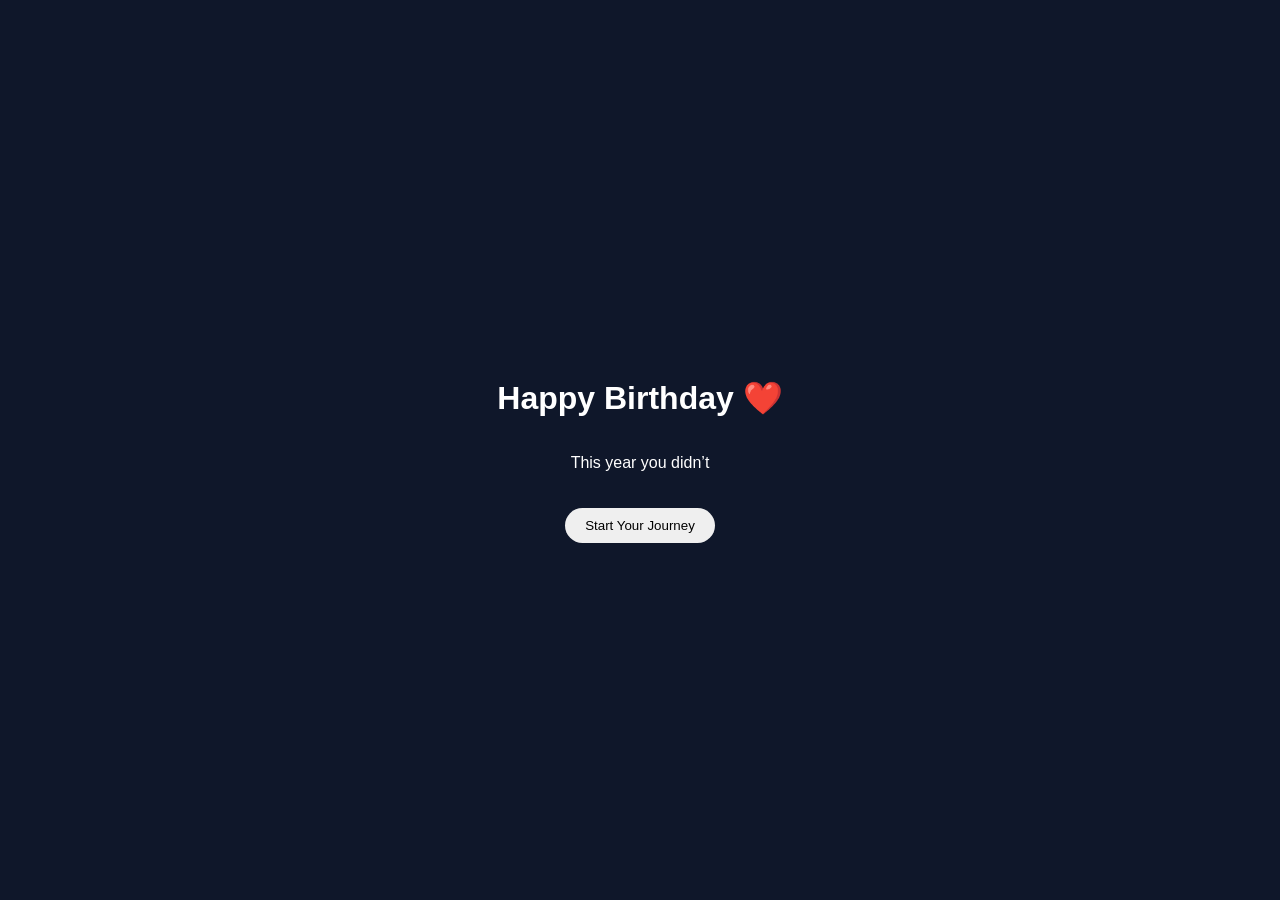
<file: index.html>
<!DOCTYPE html>
<html>
<head>
  <title>Happy Birthday ❤️</title>
  <link rel="stylesheet" href="style.css">
</head>
<body class="center">

  <h1>Happy Birthday ❤️</h1>
  <p id="type-text"></p>

  <a href="s1.html">
    <button>Start Your Journey</button>
  </a>

  <script src="script.js"></script>
</body>
</html>
</file>
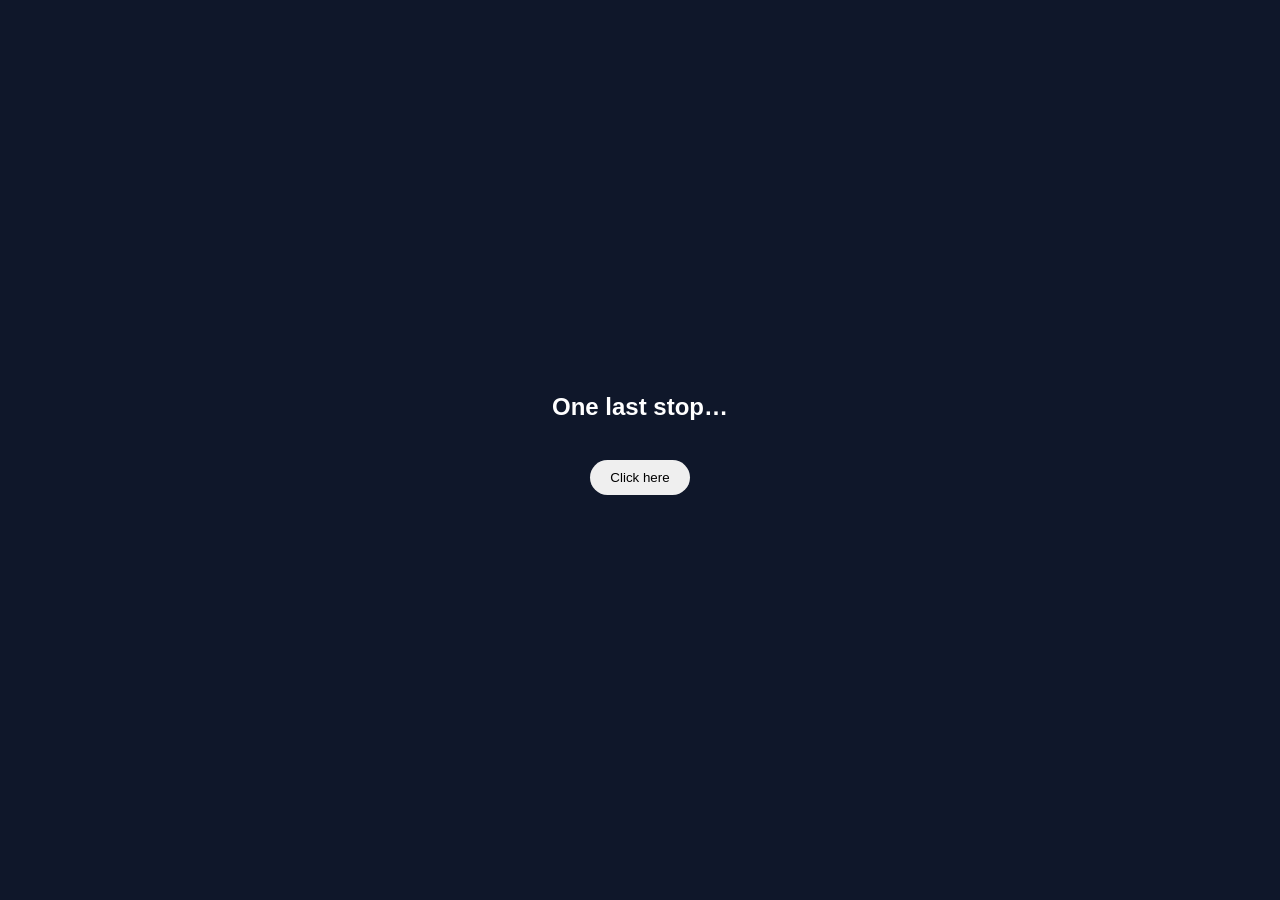
<file: final.html>
<!DOCTYPE html>
<html>
<head>
  <title>Final</title>
  <link rel="stylesheet" href="style.css">
</head>
<body class="center">

  <h2>One last stop…</h2>

  <button onclick="revealMessage()">Click here</button>

  <p id="final-message"></p>

  <script src="script.js"></script>
</body>
</html>
</file>
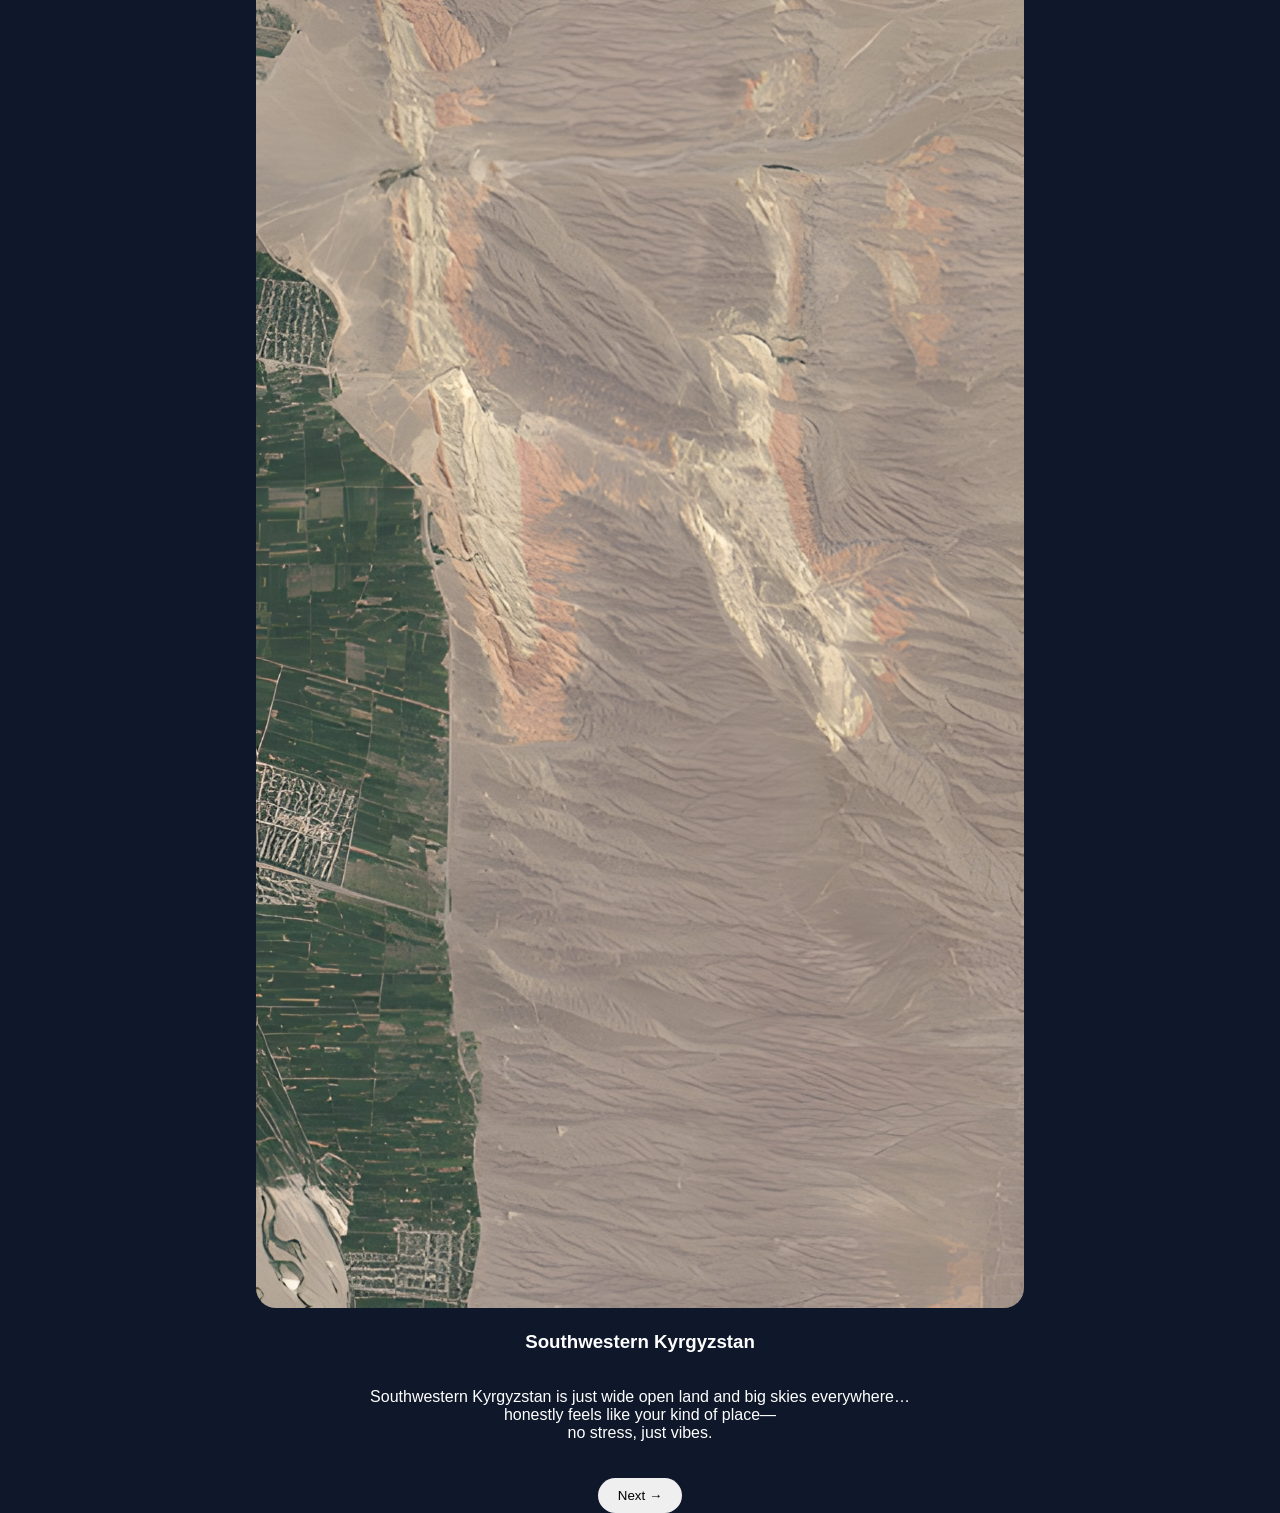
<file: h.html>
<!DOCTYPE html>
<html>
<head>
  <title>H</title>
  <link rel="stylesheet" href="style.css">
</head>
<body class="center">

  <h1>H</h1>

  <div class="image-container">
    <img src="h.jpg">
    <div class="hidden-text">Huggie?</div>
  </div>

  <h3>Southwestern Kyrgyzstan</h3>
<p>
  Southwestern Kyrgyzstan is just wide open land and big skies everywhere…<br>
  honestly feels like your kind of place—<br>
  no stress, just vibes.
</p>

  <a href="i.html"><button>Next →</button></a>

</body>
</html>
</file>
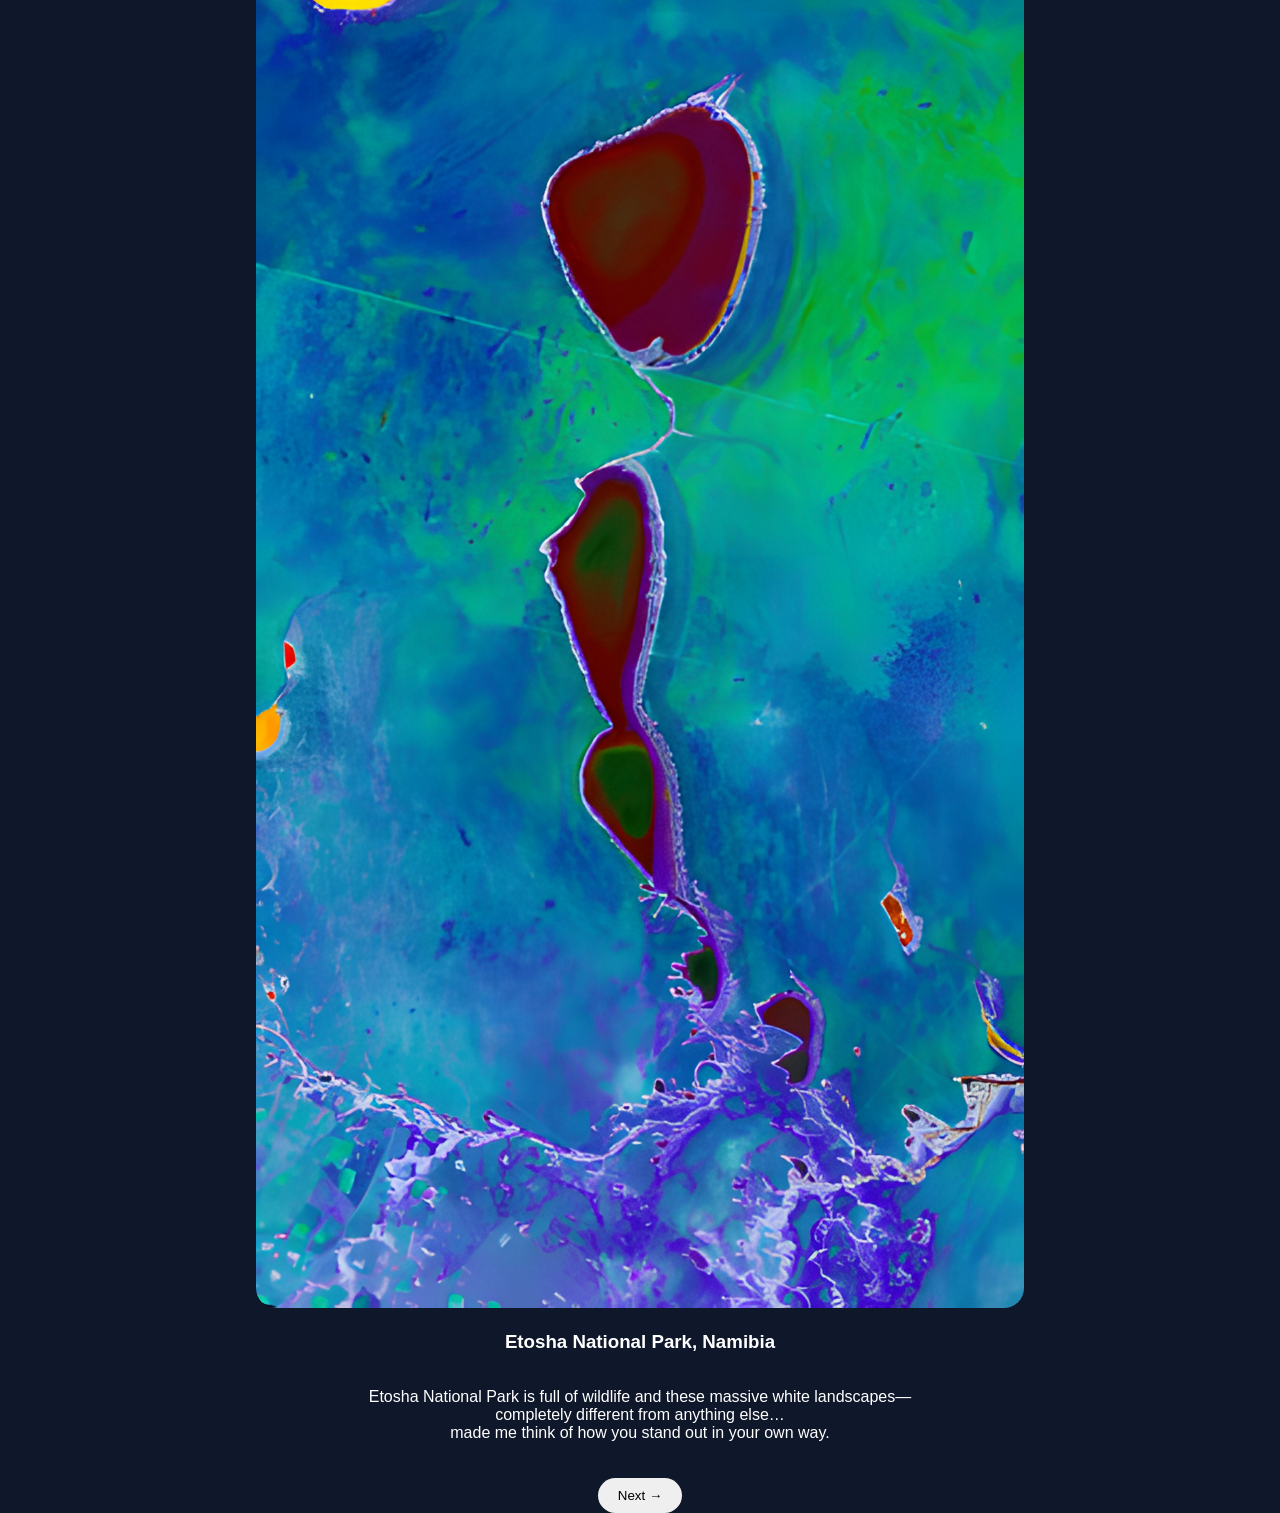
<file: i.html>
<!DOCTYPE html>
<html>
<head>
  <title>I</title>
  <link rel="stylesheet" href="style.css">
</head>
<body class="center">

  <h1>I</h1>

  <div class="image-container">
    <img src="i.jpg">
    <div class="hidden-text">Not I, it's all of this is true for you!</div>
  </div>

 <h3>Etosha National Park, Namibia</h3>
<p>
  Etosha National Park is full of wildlife and these massive white landscapes—<br>
  completely different from anything else…<br>
  made me think of how you stand out in your own way.
</p>

  <a href="final.html"><button>Next →</button></a>

</body>
</html>
</file>
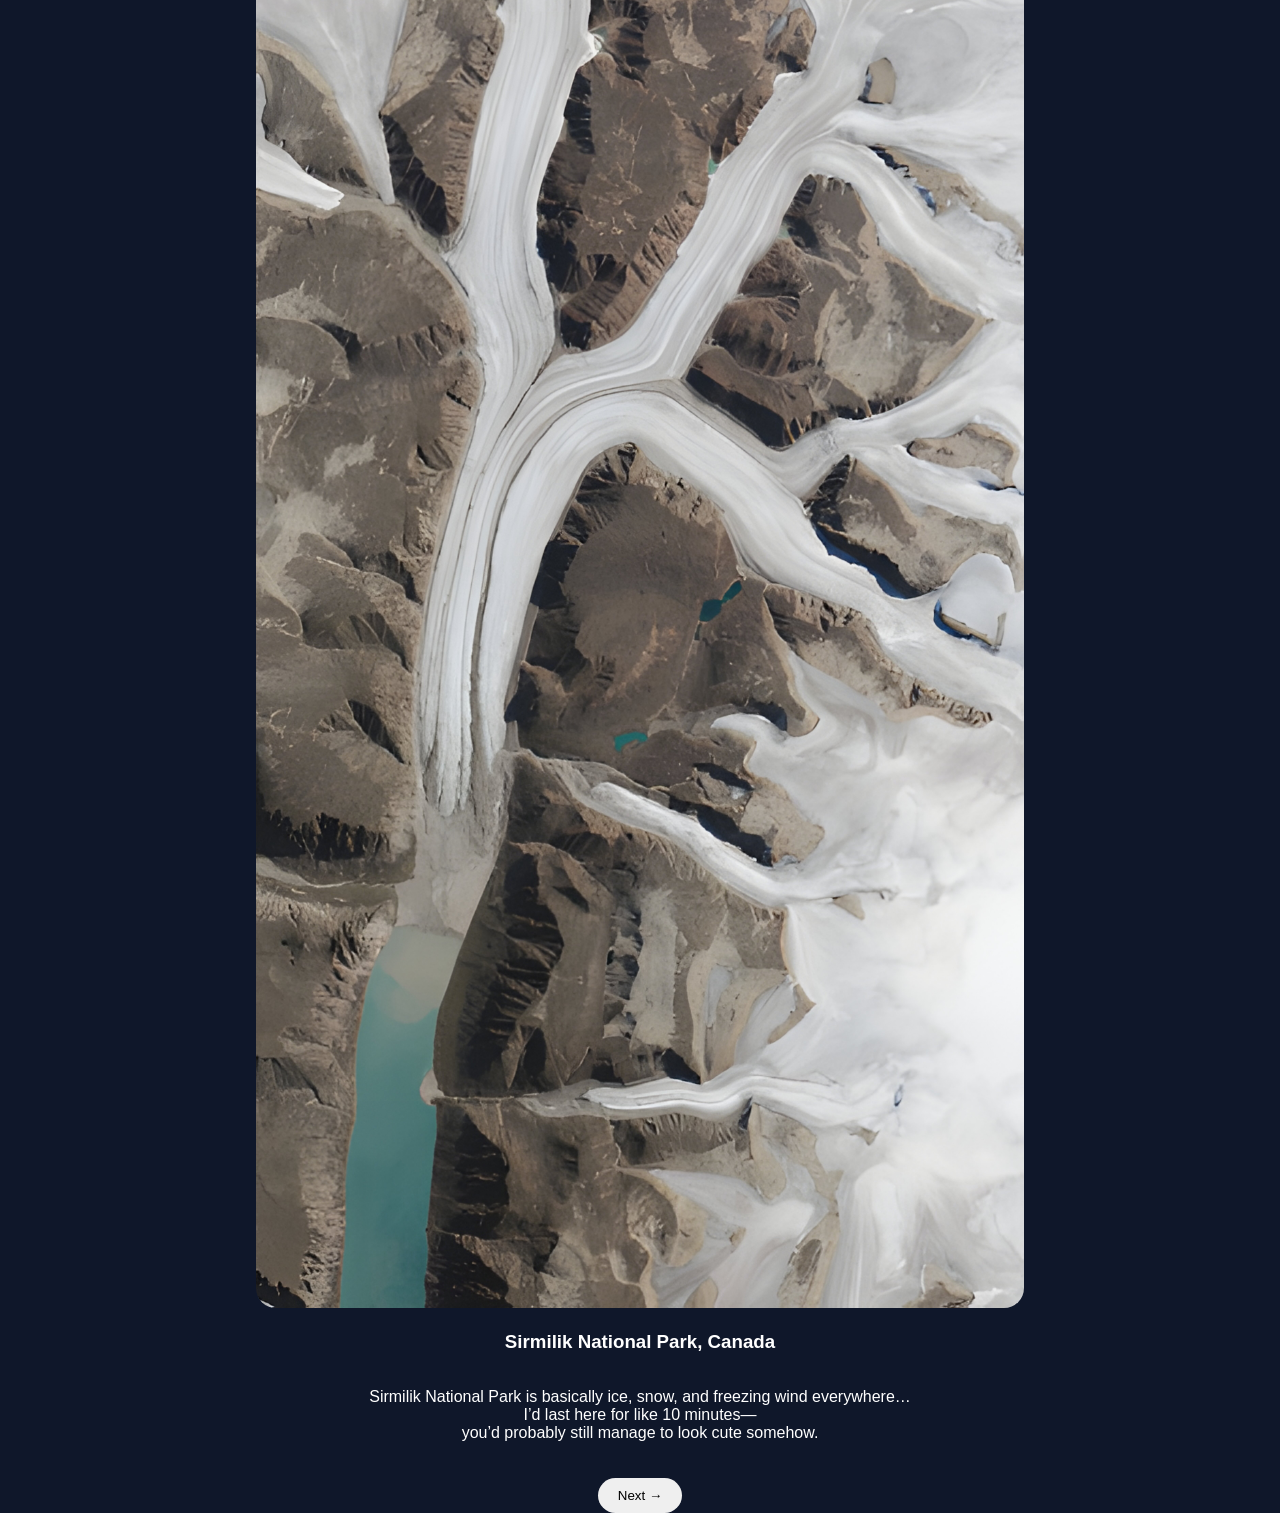
<file: k.html>
<!DOCTYPE html>
<html>
<head>
  <title>K</title>
  <link rel="stylesheet" href="style.css">
</head>
<body class="center">

  <h1>K</h1>

  <div class="image-container">
    <img src="k.jpg">
    <div class="hidden-text">Kutupieeeeee</div>
  </div>

  <h3>Sirmilik National Park, Canada</h3>
<p>
  Sirmilik National Park is basically ice, snow, and freezing wind everywhere…<br>
  I’d last here for like 10 minutes—<br>
  you’d probably still manage to look cute somehow.
</p>

  <a href="s2.html"><button>Next →</button></a>

</body>
</html>
</file>
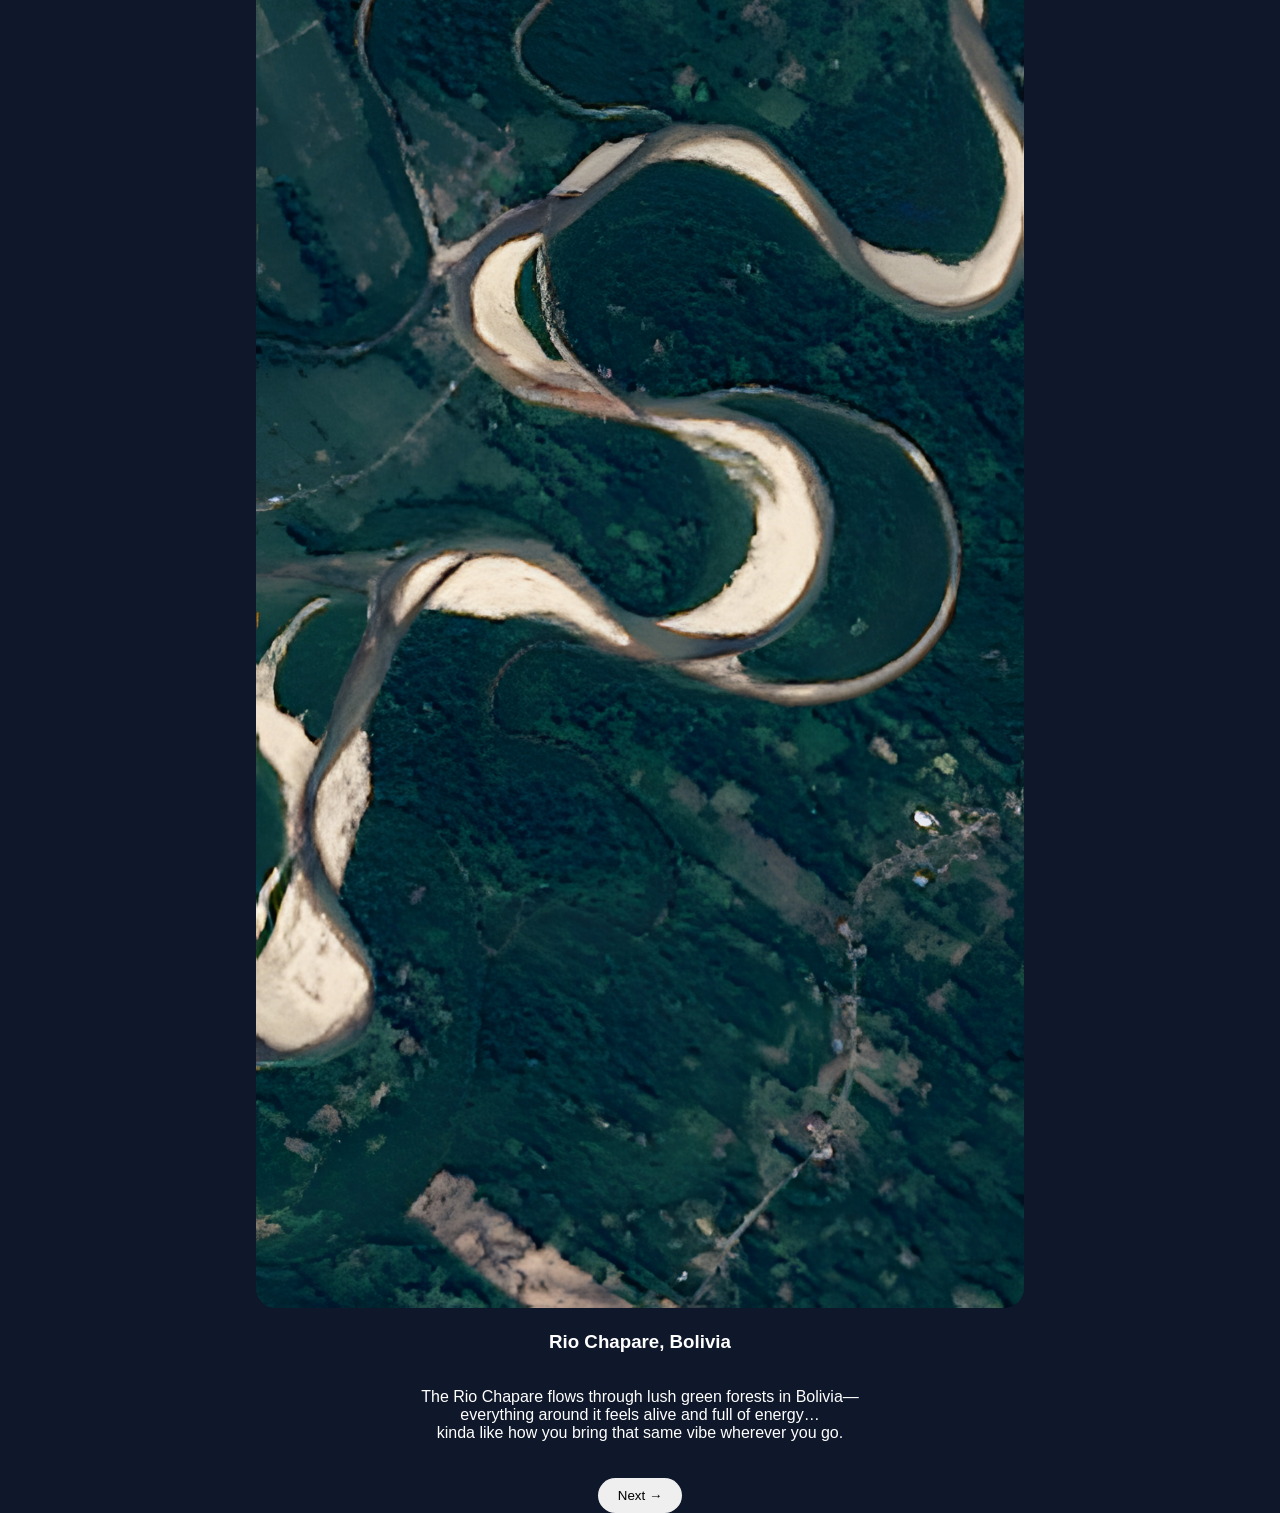
<file: s2.html>
<!DOCTYPE html>
<html>
<head>
  <title>S</title>
  <link rel="stylesheet" href="style.css">
</head>
<body class="center">

  <h1>S</h1>

  <div class="image-container">
    <img src="s2.jpg">
    <div class="hidden-text">Sweetuuuuu</div>
  </div>

<h3>Rio Chapare, Bolivia</h3>
<p>
  The Rio Chapare flows through lush green forests in Bolivia—<br>
  everything around it feels alive and full of energy…<br>
  kinda like how you bring that same vibe wherever you go.
</p>

  <a href="h.html"><button>Next →</button></a>

</body>
</html>
</file>
<file: style.css>
body {
  margin: 0;
  font-family: sans-serif;
  background: #0f172a;
  color: white;
}

/* Center everything */
.center {
  height: 100vh;
  display: flex;
  flex-direction: column;
  justify-content: center;
  align-items: center;
  text-align: center;
}

img {
  width: 60%;
  border-radius: 20px;
}

/* Hover text */
.image-container {
  position: relative;
}

.hidden-text {
  position: absolute;
  bottom: 20px;
  left: 50%;
  transform: translateX(-50%);
  opacity: 0;
  background: rgba(0,0,0,0.6);
  padding: 10px;
  border-radius: 10px;
}

.image-container:hover .hidden-text {
  opacity: 1;
}

button {
  margin-top: 20px;
  padding: 10px 20px;
  border-radius: 20px;
  border: none;
  cursor: pointer;
}
</file>
